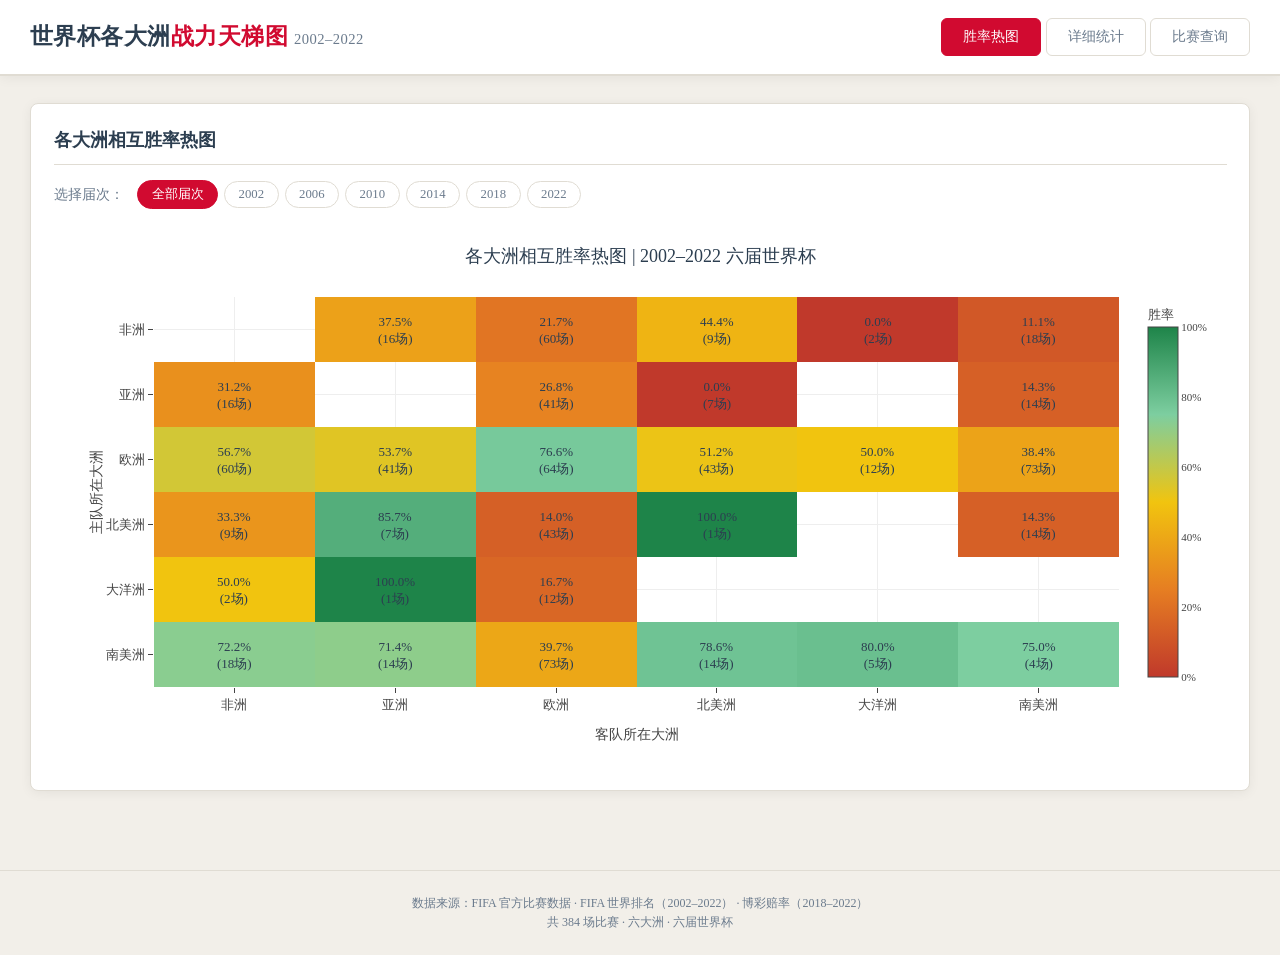
<file: worldcup-static/index.html>
<!DOCTYPE html>
<html lang="zh-CN">
<head>
<meta charset="UTF-8">
<meta name="viewport" content="width=device-width, initial-scale=1.0">
<title>世界杯各大洲战力天梯图 | 2002–2022</title>
<link rel="stylesheet" href="css/style.css">
<script src="https://cdn.plot.ly/plotly-2.35.2.min.js"></script>
<script src="data/worldcup_data.js"></script>
</head>
<body>

<header>
  <h1>世界杯各大洲<span>战力天梯图</span> <small style="font-size:0.65em;color:var(--text-light);font-weight:normal;">2002–2022</small></h1>
  <nav>
    <button class="active" data-panel="heatmap">胜率热图</button>
    <button data-panel="stats">详细统计</button>
    <button data-panel="search">比赛查询</button>
  </nav>
</header>

<main>
  <!-- ================================================================ -->
  <!-- PANEL 1: HEATMAP -->
  <!-- ================================================================ -->
  <section id="panel-heatmap" class="panel active">
    <div class="card">
      <h2>各大洲相互胜率热图</h2>
      <div class="year-selector" id="hm-years"></div>
      <div id="heatmap-chart"></div>
    </div>
  </section>

  <!-- ================================================================ -->
  <!-- PANEL 2: STATS TABLE -->
  <!-- ================================================================ -->
  <section id="panel-stats" class="panel">
    <div class="two-col">
      <!-- Left: Selectors + Table -->
      <div class="card">
        <h2>各大洲对阵统计</h2>
        <div style="display:flex;flex-wrap:wrap;gap:1rem;align-items:center;margin-bottom:0.8rem;">
          <div>
            <span style="font-size:0.85rem;color:var(--text-light);">主队大洲：</span>
            <select id="stats-cont" style="font-family:inherit;font-size:0.9rem;padding:0.35rem 0.6rem;border:1px solid var(--border);border-radius:6px;"></select>
          </div>
          <div>
            <span style="font-size:0.85rem;color:var(--text-light);">届次：</span>
            <select id="stats-year" style="font-family:inherit;font-size:0.9rem;padding:0.35rem 0.6rem;border:1px solid var(--border);border-radius:6px;"></select>
          </div>
        </div>
        <p style="font-size:0.8rem;color:var(--text-light);margin-bottom:0.5rem;">选择具体届次后，点击 ▶ 可展开查看小组赛/淘汰赛各轮次数据</p>
        <div class="table-wrapper">
          <table class="stats-table" id="stats-table">
            <thead></thead>
            <tbody></tbody>
          </table>
        </div>
      </div>
      <!-- Right: Summary overview -->
      <div class="card">
        <h2>大洲胜平负总览（所有届次汇总）</h2>
        <div class="table-wrapper">
          <table class="stats-table" id="overview-table">
            <thead></thead>
            <tbody></tbody>
          </table>
        </div>
        <p style="margin-top:1rem;font-size:0.8rem;color:var(--text-light);">
          * 数据覆盖 2002-2022 六届世界杯共 384 场比赛<br>
          * 比赛按主队大洲视角统计（同大洲内战统一归入主队侧）
        </p>
      </div>
    </div>
  </section>

  <!-- ================================================================ -->
  <!-- PANEL 3: MATCH SEARCH -->
  <!-- ================================================================ -->
  <section id="panel-search" class="panel">
    <div class="card">
      <h2>比赛结果查询</h2>
      <div class="filter-row">
        <select id="f-year"><option value="">全部届次</option></select>
        <select id="f-cont1"><option value="">All</option></select>
        <select id="f-cont2"><option value="">All</option></select>
        <button id="btn-search">查询</button>
        <button id="btn-reset" class="reset">重置</button>
      </div>
      <div class="match-count" id="match-count"></div>
      <div class="table-wrapper">
        <table class="match-table" id="match-table">
          <thead></thead>
          <tbody></tbody>
        </table>
      </div>
    </div>
  </section>
</main>

<footer>
  数据来源：FIFA 官方比赛数据 · FIFA 世界排名（2002–2022） · 博彩赔率（2018–2022）<br>
  共 384 场比赛 · 六大洲 · 六届世界杯
</footer>

<script src="js/app.js"></script>
</body>
</html>
</file>
<file: worldcup-static/css/style.css>
/* worldcup-static/css/style.css — Palatino Linotype, Economist-inspired palette */
:root {
  --bg: #F2EFE9;
  --card-bg: #FFFFFF;
  --text: #2C3E50;
  --text-light: #6B7B8D;
  --accent: #D10A30;
  --blue: #2E6B8F;
  --teal: #00897B;
  --gold: #C8A84E;
  --orange: #E87722;
  --win: #3A7D44;
  --draw: #C8A84E;
  --lose: #C0392B;
  --border: #E0DCD3;
  --shadow: 0 2px 12px rgba(0,0,0,0.06);
  --radius: 8px;
}
* { margin:0; padding:0; box-sizing:border-box; }
html { font-size: 15px; }
body {
  font-family: 'Palatino Linotype', 'Book Antiqua', Palatino, 'Songti SC', 'SimSun', serif;
  background: var(--bg);
  color: var(--text);
  line-height: 1.6;
  min-height: 100vh;
}

/* Header */
header {
  background: var(--card-bg);
  border-bottom: 2px solid var(--border);
  padding: 1.2rem 2rem;
  display: flex;
  align-items: center;
  justify-content: space-between;
  flex-wrap: wrap;
  gap: 1rem;
  box-shadow: var(--shadow);
  position: sticky;
  top: 0;
  z-index: 100;
}
header h1 {
  font-size: 1.5rem;
  font-weight: bold;
  color: var(--text);
  letter-spacing: 0.02em;
}
header h1 span { color: var(--accent); }
nav { display: flex; gap: 0.3rem; }
nav button {
  font-family: inherit;
  font-size: 0.95rem;
  padding: 0.55rem 1.4rem;
  border: 1px solid var(--border);
  background: var(--card-bg);
  color: var(--text-light);
  cursor: pointer;
  border-radius: 6px;
  transition: all 0.2s;
}
nav button:hover { border-color: var(--accent); color: var(--accent); }
nav button.active { background: var(--accent); color: #fff; border-color: var(--accent); }

/* Main content */
main { max-width: 1400px; margin: 0 auto; padding: 1.8rem 2rem; }
.panel { display: none; }
.panel.active { display: block; }

/* Cards */
.card {
  background: var(--card-bg);
  border-radius: var(--radius);
  padding: 1.5rem;
  margin-bottom: 1.5rem;
  box-shadow: var(--shadow);
  border: 1px solid var(--border);
}
.card h2 {
  font-size: 1.2rem;
  color: var(--text);
  margin-bottom: 1rem;
  padding-bottom: 0.6rem;
  border-bottom: 1px solid var(--border);
}

/* Year selector pills */
.year-selector {
  display: flex;
  flex-wrap: wrap;
  gap: 0.4rem;
  margin-bottom: 1.2rem;
  align-items: center;
}
.year-selector .label {
  font-size: 0.9rem;
  color: var(--text-light);
  margin-right: 0.5rem;
}
.year-pill {
  font-family: inherit;
  font-size: 0.85rem;
  padding: 0.35rem 0.9rem;
  border: 1px solid var(--border);
  background: var(--card-bg);
  color: var(--text-light);
  cursor: pointer;
  border-radius: 20px;
  transition: all 0.15s;
}
.year-pill:hover { border-color: var(--accent); color: var(--accent); }
.year-pill.active { background: var(--accent); color: #fff; border-color: var(--accent); }

/* Plotly chart container */
#heatmap-chart { width: 100%; min-height: 520px; }

/* Two-column layout */
.two-col { display: grid; grid-template-columns: 1fr 1fr; gap: 1.5rem; }
@media (max-width: 900px) { .two-col { grid-template-columns: 1fr; } }

/* Continent selector buttons */
.cont-selector {
  display: flex;
  flex-wrap: wrap;
  gap: 0.4rem;
  margin-bottom: 1rem;
}
.cont-pill {
  font-family: inherit;
  font-size: 0.85rem;
  padding: 0.35rem 0.9rem;
  border: 1px solid var(--border);
  background: var(--card-bg);
  color: var(--text-light);
  cursor: pointer;
  border-radius: 20px;
  transition: all 0.15s;
}
.cont-pill:hover { border-color: var(--blue); color: var(--blue); }
.cont-pill.active { background: var(--blue); color: #fff; border-color: var(--blue); }

/* Stats table */
.table-wrapper { overflow-x: auto; margin-top: 0.5rem; }
table.stats-table {
  width: 100%;
  border-collapse: collapse;
  font-size: 0.88rem;
  font-variant-numeric: tabular-nums;
}
table.stats-table th, table.stats-table td {
  padding: 0.5rem 0.7rem;
  text-align: center;
  border-bottom: 1px solid var(--border);
}
table.stats-table th {
  background: #f8f7f4;
  font-weight: 600;
  color: var(--text);
  position: sticky;
  top: 0;
  font-size: 0.82rem;
  white-space: nowrap;
}
table.stats-table tbody tr:hover { background: #fdfcf8; }
table.stats-table .summary-row {
  font-weight: bold;
  background: #f8f7f4;
  border-top: 2px solid var(--text);
}
table.stats-table .win  { color: var(--win); font-weight: 600; }
table.stats-table .draw { color: var(--draw); font-weight: 600; }
table.stats-table .lose { color: var(--lose); font-weight: 600; }
table.stats-table .expand-btn {
  cursor: pointer;
  color: var(--blue);
  font-size: 0.8rem;
  user-select: none;
}
table.stats-table .expand-btn:hover { color: var(--accent); }
table.stats-table tr.stage-row { display: none; background: #fdfcf7; }
table.stats-table tr.stage-row.visible { display: table-row; }
table.stats-table tr.stage-row td { font-size: 0.8rem; color: var(--text-light); padding-left: 1.5rem; }

/* Match search */
.filter-row {
  display: flex;
  flex-wrap: wrap;
  gap: 0.8rem;
  align-items: center;
  margin-bottom: 1rem;
}
.filter-row select, .filter-row input {
  font-family: inherit;
  font-size: 0.9rem;
  padding: 0.45rem 0.8rem;
  border: 1px solid var(--border);
  border-radius: 6px;
  background: var(--card-bg);
  color: var(--text);
  outline: none;
}
.filter-row select:focus, .filter-row input:focus { border-color: var(--blue); }
.filter-row button {
  font-family: inherit;
  font-size: 0.9rem;
  padding: 0.45rem 1.2rem;
  background: var(--blue);
  color: #fff;
  border: none;
  border-radius: 6px;
  cursor: pointer;
  transition: background 0.15s;
}
.filter-row button:hover { background: #1e5370; }
.filter-row button.reset { background: var(--text-light); }
.filter-row button.reset:hover { background: var(--text); }

.match-count { font-size: 0.85rem; color: var(--text-light); margin-bottom: 0.5rem; }

table.match-table {
  width: 100%; border-collapse: collapse; font-size: 0.85rem;
}
table.match-table th, table.match-table td {
  padding: 0.45rem 0.6rem; text-align: center; border-bottom: 1px solid var(--border);
}
table.match-table th { background: #f8f7f4; font-weight: 600; font-size: 0.8rem; white-space: nowrap; }
table.match-table tbody tr:hover { background: #fdfcf8; }
table.match-table .result-win { background: #e8f5e9; }
table.match-table .result-draw { background: #fef9e7; }
table.match-table .result-lose { background: #fdecea; }
.odds-highlight { color: var(--accent); font-weight: 600; }

/* Tabs for stats view: by-year | by-stage */
.sub-tabs { display: flex; gap: 0.3rem; margin-bottom: 0.8rem; }
.sub-tab {
  font-family: inherit;
  font-size: 0.85rem;
  padding: 0.35rem 0.9rem;
  border: 1px solid var(--border);
  background: var(--card-bg);
  color: var(--text-light);
  cursor: pointer;
  border-radius: 6px;
  transition: all 0.15s;
}
.sub-tab:hover { border-color: var(--teal); color: var(--teal); }
.sub-tab.active { background: var(--teal); color: #fff; border-color: var(--teal); }

/* Footer */
footer {
  text-align: center;
  padding: 1.5rem;
  color: var(--text-light);
  font-size: 0.8rem;
  border-top: 1px solid var(--border);
  margin-top: 2rem;
}

/* Loading */
.loading { text-align:center; padding:3rem; color:var(--text-light); font-style:italic; }

/* Responsive */
@media (max-width: 700px) {
  header { padding: 1rem; }
  header h1 { font-size: 1.2rem; }
  nav button { font-size: 0.8rem; padding: 0.4rem 0.8rem; }
  main { padding: 1rem; }
  .card { padding: 1rem; }
}
</file>
